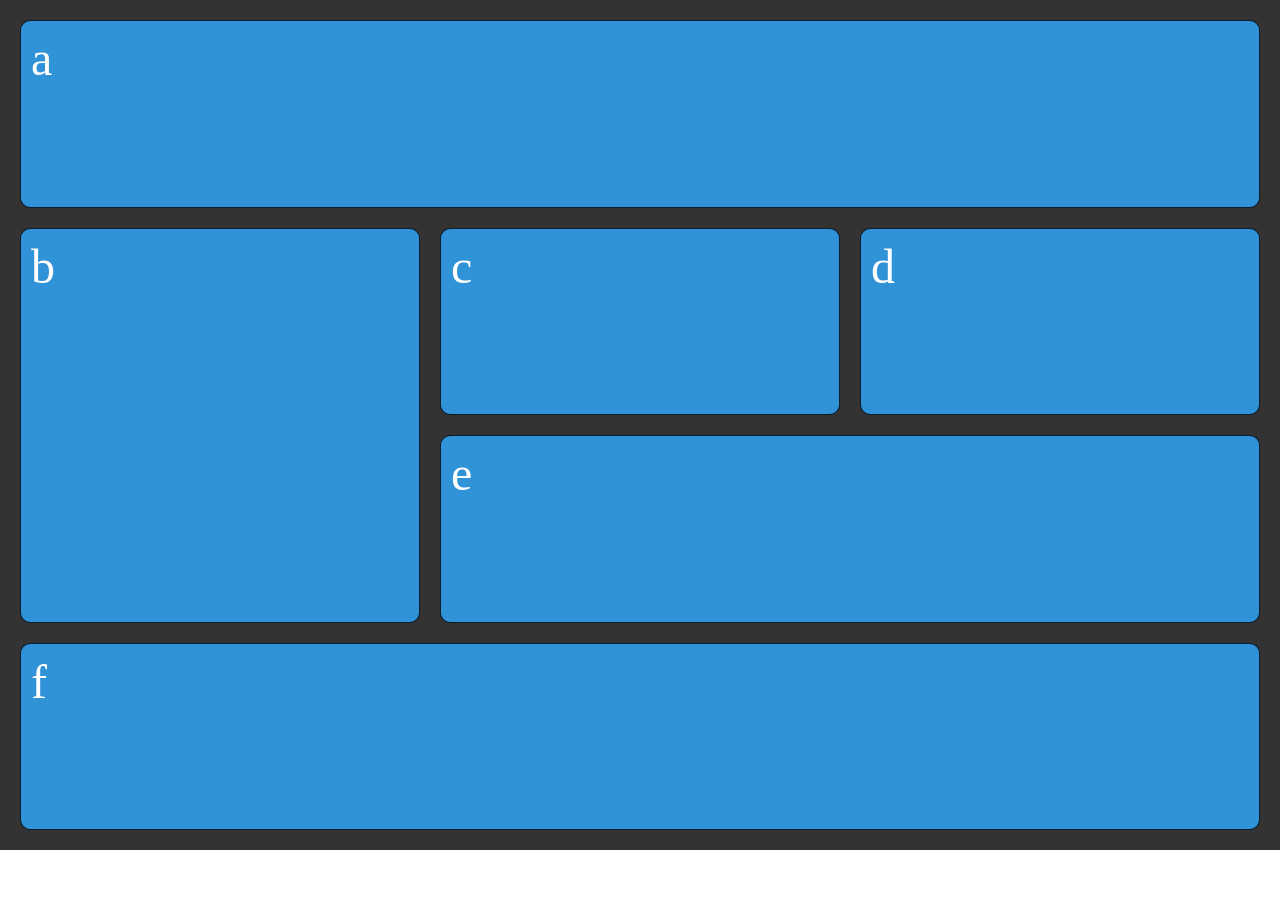
<file: Session 2 - Lab - Exercise/EX-1/index.html>
<!DOCTYPE html>
<html lang="en">
<head>
    <meta charset="UTF-8">
    <meta name="viewport" content="width=device-width, initial-scale=1.0">
    <title>EX 1</title>
    <link rel="stylesheet" href="style.css">
</head>
<body>
    
    <div class="wrapper">
        <div class="item a">a</div>
        <div class="item b">b</div>
        <div class="item c">c</div>
        <div class="item d">d</div>
        <div class="item e">e</div>
        <div class="item f">f</div>
    </div>
    
</body>
</html>
</file>
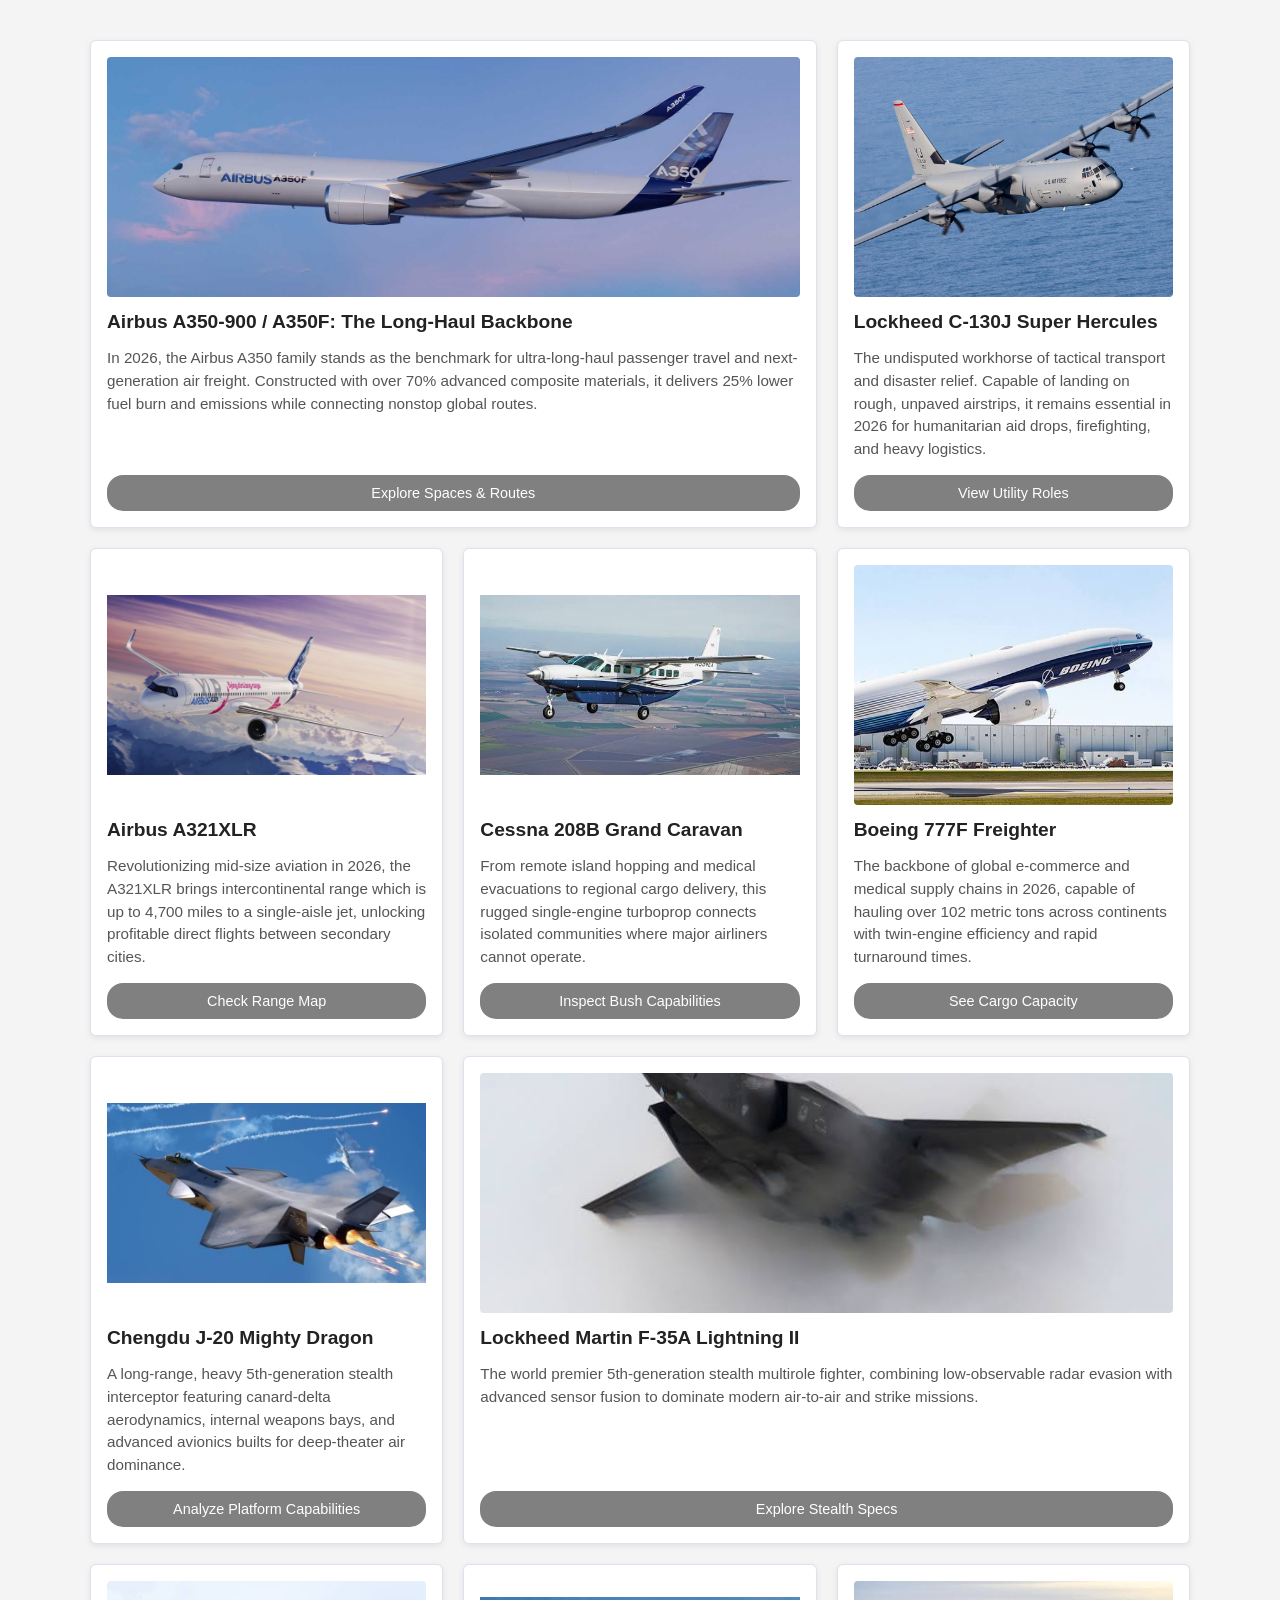
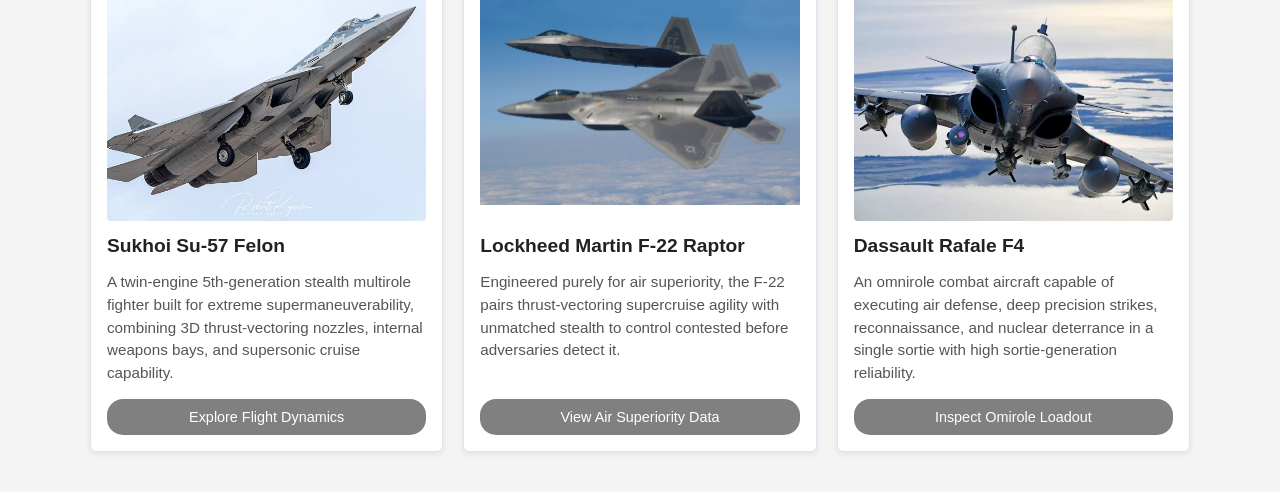
<file: Session 2 - Lab - Exercise/EX-2/index.html>
<!DOCTYPE html>
<html lang="en">
<head>
    <meta charset="UTF-8">
    <meta name="viewport" content="width=device-width, initial-scale=1.0">
    <title>EX 2</title>
    <link rel="stylesheet" href="style.css">
</head>
<body>
    <main class="card-container">

        <div class="card span2">
            <img src="assets/Airbus A350-900  A350F.jpg" alt="Airbus A350-900 / A350F" class="card-image">
            <h2 class="card-title">Airbus A350-900 / A350F: The Long-Haul Backbone</h2>
            <p class="card-description">In 2026, the Airbus A350 family stands as the benchmark for ultra-long-haul passenger travel and next-generation air freight. Constructed with over 70% advanced composite materials, it delivers 25% lower fuel burn and emissions while connecting nonstop global routes.</p>
            <button class="card-button">Explore Spaces & Routes</button>
        </div>

        <div class="card">
            <img src="assets/Lockheed C-130J Super Hercules.jpg" alt="Lockheed C-130J" class="card-image">
            <h2 class="card-title">Lockheed C-130J Super Hercules</h2>
            <p class="card-description">The undisputed workhorse of tactical transport and disaster relief. Capable of landing on rough, unpaved airstrips, it remains essential in 2026 for humanitarian aid drops, firefighting, and heavy logistics.</p>
            <button class="card-button">View Utility Roles</button>
        </div>

        <div class="card">
            <img src="assets/Airbus A321XLR.jpg" alt="Airbus A321XLR" class="card-image" style="object-fit: scale-down;">
            <h2 class="card-title">Airbus A321XLR</h2>
            <p class="card-description">Revolutionizing mid-size aviation in 2026, the A321XLR brings intercontinental range which is up to 4,700 miles to a single-aisle jet, unlocking profitable direct flights between secondary cities.</p>
            <button class="card-button">Check Range Map</button>
        </div>

        <div class="card">
            <img src="assets/Cessna 208B Grand Caravan.jpg" alt="Cessma 208B Grand Caravan" class="card-image" style="object-fit: scale-down;">
            <h2 class="card-title">Cessna 208B Grand Caravan</h2>
            <p class="card-description">From remote island hopping and medical evacuations to regional cargo delivery, this rugged single-engine turboprop connects isolated communities where major airliners cannot operate.</p>
            <button class="card-button">Inspect Bush Capabilities</button>
        </div>

        <div class="card">
            <img src="assets/Boeing 777F Freighter.jpg" alt="Boeing 777F Freighter" class="card-image">
            <h2 class="card-title">Boeing 777F Freighter</h2>
            <p class="card-description">The backbone of global e-commerce and medical supply chains in 2026, capable of hauling over 102 metric tons across continents with twin-engine efficiency and rapid turnaround times.</p>
            <button class="card-button">See Cargo Capacity</button>
        </div>

        <div class="card">
            <img src="assets/Chengdu J-20 Mighty Dragon.jpg" alt="Chengdu J-20 Mighty Dragon" class="card-image" style="object-fit: scale-down;">
            <h2 class="card-title">Chengdu J-20 Mighty Dragon</h2>
            <p class="card-description">A long-range, heavy 5th-generation stealth interceptor featuring canard-delta aerodynamics, internal weapons bays, and advanced avionics builts for deep-theater air dominance.</p>
            <button class="card-button">Analyze Platform Capabilities</button> 
        </div>

        <div class="card span2">
            <!-- <img src="assets/Lockheed Martin F-35A Lightning II.jpg" alt="Lockheed Martin F-35A Lightning II" class="card-image" style="object-fit: fill;"> -->
             <video class="card-video" autoplay muted loop playsinline poster="assets/Lockheed Martin F-35A Lightning II.jpg">
                <source src="assets/f35-jet.mp4" type="video/mp4">
             </video>
            <h2 class="card-title">Lockheed Martin F-35A Lightning II</h2>
            <p class="card-description">The world premier 5th-generation stealth multirole fighter, combining low-observable radar evasion with advanced sensor fusion to dominate modern air-to-air and strike missions.</p>
            <button class="card-button">Explore Stealth Specs</button> 
        </div>

        <div class="card">
            <img src="assets/Sukhoi Su-57 Felon.jpg" alt="Sukhoi Su-57 Felon" class="card-image">
            <h2 class="card-title">Sukhoi Su-57 Felon</h2>
            <p class="card-description">A twin-engine 5th-generation stealth multirole fighter built for extreme supermaneuverability, combining 3D thrust-vectoring nozzles, internal weapons bays, and supersonic cruise capability.</p>
            <button class="card-button">Explore Flight Dynamics</button>
        </div>

        <div class="card">
            <img src="assets/Lockheed Martin F-22 Raptor.jpg" alt="Lockheed Martin F-22 Raptor" class="card-image" style="object-fit: scale-down;">
            <h2 class="card-title">Lockheed Martin F-22 Raptor</h2>
            <p class="card-description">Engineered purely for air superiority, the F-22 pairs thrust-vectoring supercruise agility with unmatched stealth to control contested before adversaries detect it.</p>
            <button class="card-button">View Air Superiority Data</button> 
        </div>

        <div class="card">
            <img src="assets/Dassault Rafale F4.jpg" alt="Dassault Rafale F4" class="card-image">
            <h2 class="card-title">Dassault Rafale F4</h2>
            <p class="card-description">An omnirole combat aircraft capable of executing air defense, deep precision strikes, reconnaissance, and nuclear deterrance in a single sortie with high sortie-generation reliability.</p>
            <button class="card-button">Inspect Omirole Loadout</button> 
        </div>

    </main>
</body>
</html>
</file>
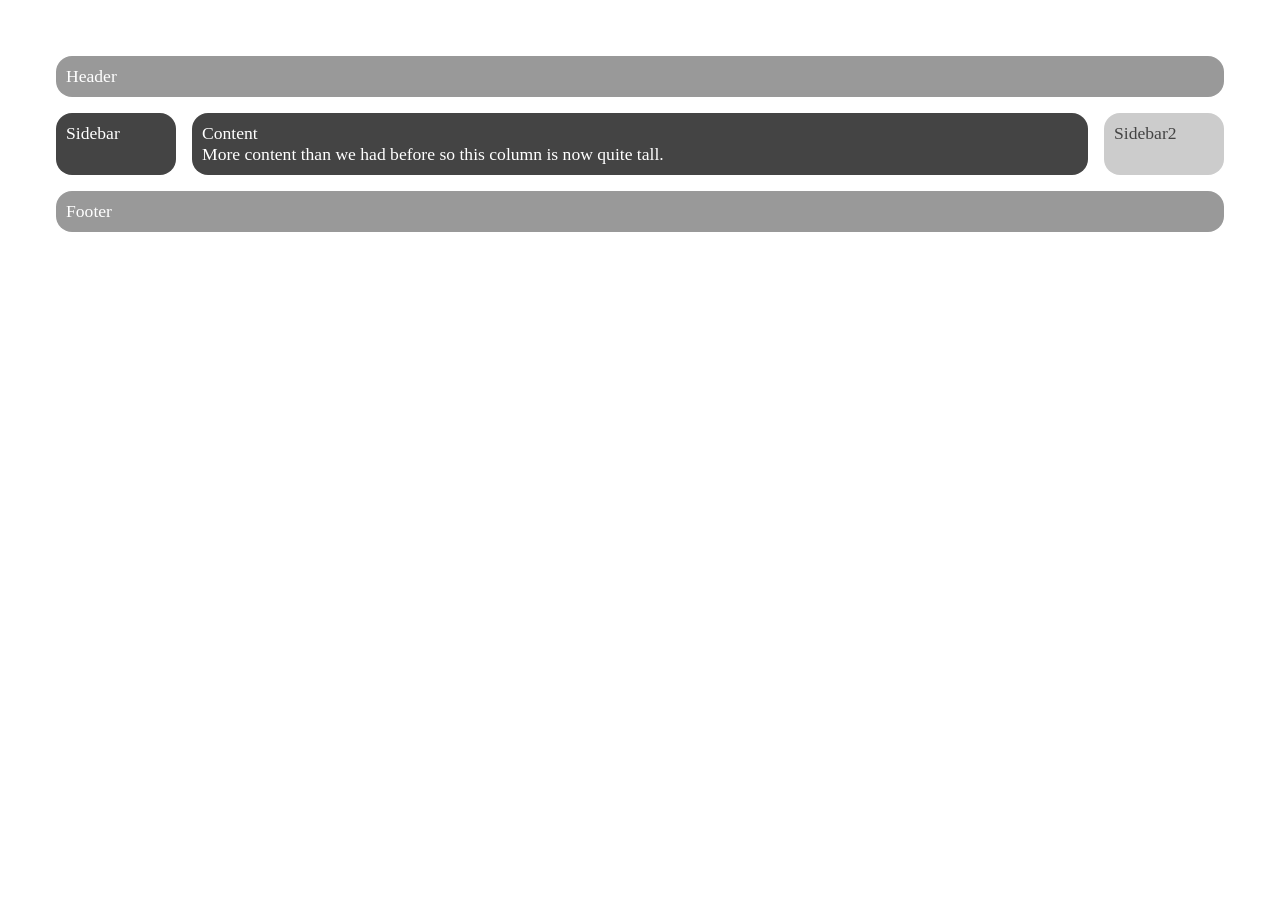
<file: Session 2 - Lab - Exercise/EX-3/index.html>
<!DOCTYPE html>
<html lang="en">
<head>
    <meta charset="UTF-8">
    <meta name="viewport" content="width=device-width, initial-scale=1.0">
    <title>EX 3</title>
    <link rel="stylesheet" href="style.css">
</head>
<body>
    <div class="wrapper">
        <header class="box header">Header</header>
        <aside class="box sidebar">Sidebar</aside>
        <main class="box content">Content<br>More content than we had before so this column is now quite tall.</main>
        <aside class="box sidebar2">Sidebar2</aside>
        <footer class="box footer">Footer</footer>
    </div>
</body>
</html>
</file>
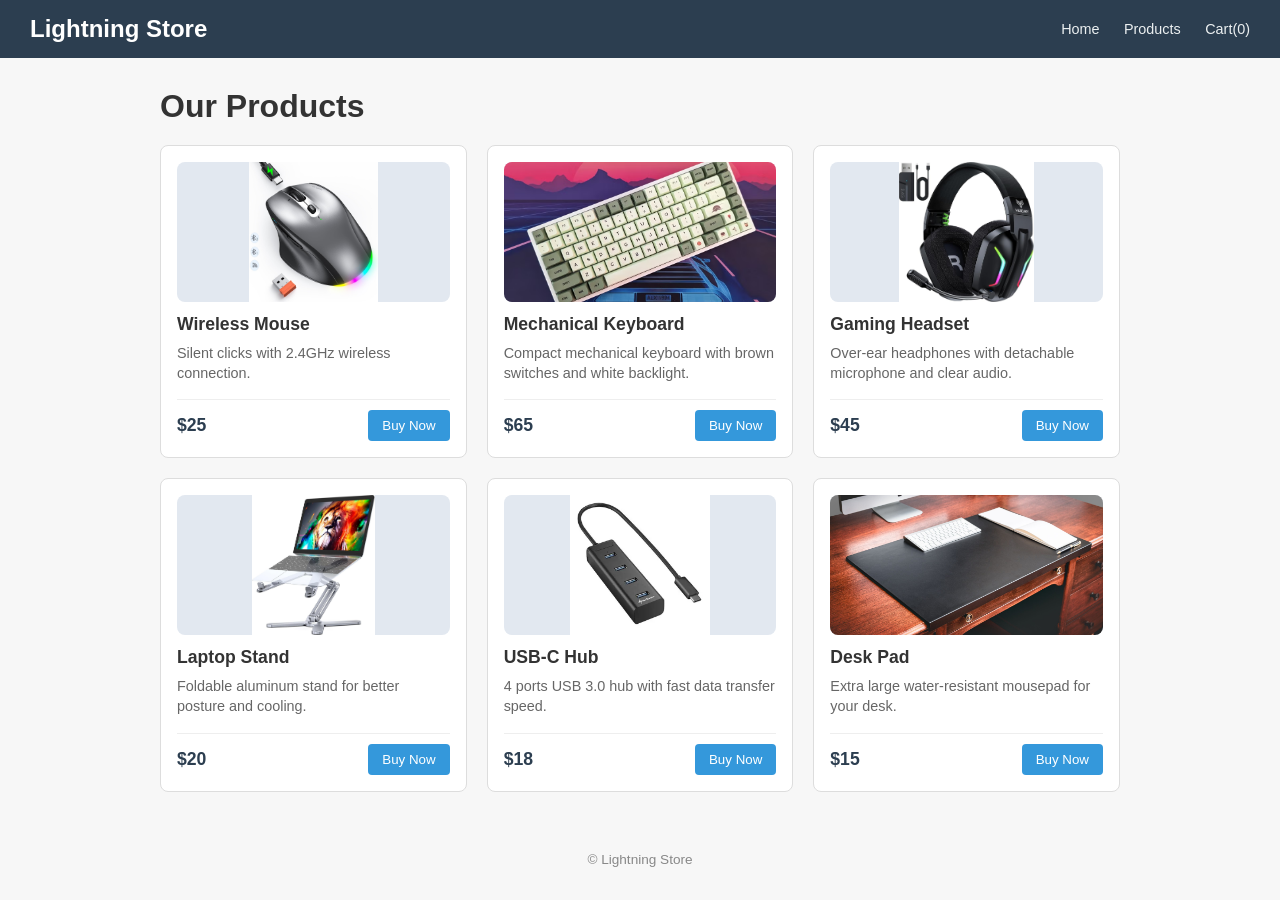
<file: Session 2 - Lab - Exercise/EX-4/index.html>
<!DOCTYPE html>
<html lang="en">
<head>
  <meta charset="UTF-8">
  <meta name="viewport" content="width=device-width, initial-scale=1.0">
  <title>EX 4</title>
  <link rel="stylesheet" href="style.css">
</head>
<body>

  <header class="navigate-bar">
    <h2>Lightning Store</h2>
    <nav>
      <a href="#">Home</a>
      <a href="#">Products</a>
      <a href="#">Cart(0)</a>
    </nav>
  </header>

  <main class="container">
    <h1>Our Products</h1>

    <div class="product-list">

      <div class="product-card">
        <img class="image-card" src="assets/Mouse_.jpg" alt="Wireless Mouse" style="object-fit: scale-down;">
        <h3>Wireless Mouse</h3>
        <p>Silent clicks with 2.4GHz wireless connection.</p>
        <div class="card-bottom">
          <span class="price">$25</span>
          <button>Buy Now</button>
        </div>
      </div>

      <div class="product-card">
        <img class="image-card" src="assets/Mechanical Keyboard.jpg" alt="Mechanical Keyboard">
        <h3>Mechanical Keyboard</h3>
        <p>Compact mechanical keyboard with brown switches and white backlight.</p>
        <div class="card-bottom">
          <span class="price">$65</span>
          <button>Buy Now</button>
        </div>
      </div>

      <div class="product-card">
        <img class="image-card" src="assets/Headphones_.jpg" alt="Gaming Headset" style="object-fit: scale-down;">
        <h3>Gaming Headset</h3>
        <p>Over-ear headphones with detachable microphone and clear audio.</p>
        <div class="card-bottom">
          <span class="price">$45</span>
          <button>Buy Now</button>
        </div>
      </div>

      <div class="product-card">
        <img class="image-card" src="assets/Laptop Stand_.jpg" alt="Laptop Stand" style="object-fit: scale-down;">
        <h3>Laptop Stand</h3>
        <p>Foldable aluminum stand for better posture and cooling.</p>
        <div class="card-bottom">
          <span class="price">$20</span>
          <button>Buy Now</button>
        </div>
      </div>

      <div class="product-card">
        <img class="image-card" src="assets/USB HUB.jpg" alt="USB-C HUB" style="object-fit: scale-down;">
        <h3>USB-C Hub</h3>
        <p>4 ports USB 3.0 hub with fast data transfer speed.</p>
        <div class="card-bottom">
          <span class="price">$18</span>
          <button>Buy Now</button>
        </div>
      </div>

      <div class="product-card">
        <img class="image-card" src="assets/Desk Pad.jpg" alt="Desk Pad">
        <h3>Desk Pad</h3>
        <p>Extra large water-resistant mousepad for your desk.</p>
        <div class="card-bottom">
          <span class="price">$15</span>
          <button>Buy Now</button>
        </div>
      </div>

    </div>
  </main>

  <footer>
    <p>&copy; Lightning Store</p>
  </footer>

</body>
</html>
</file>
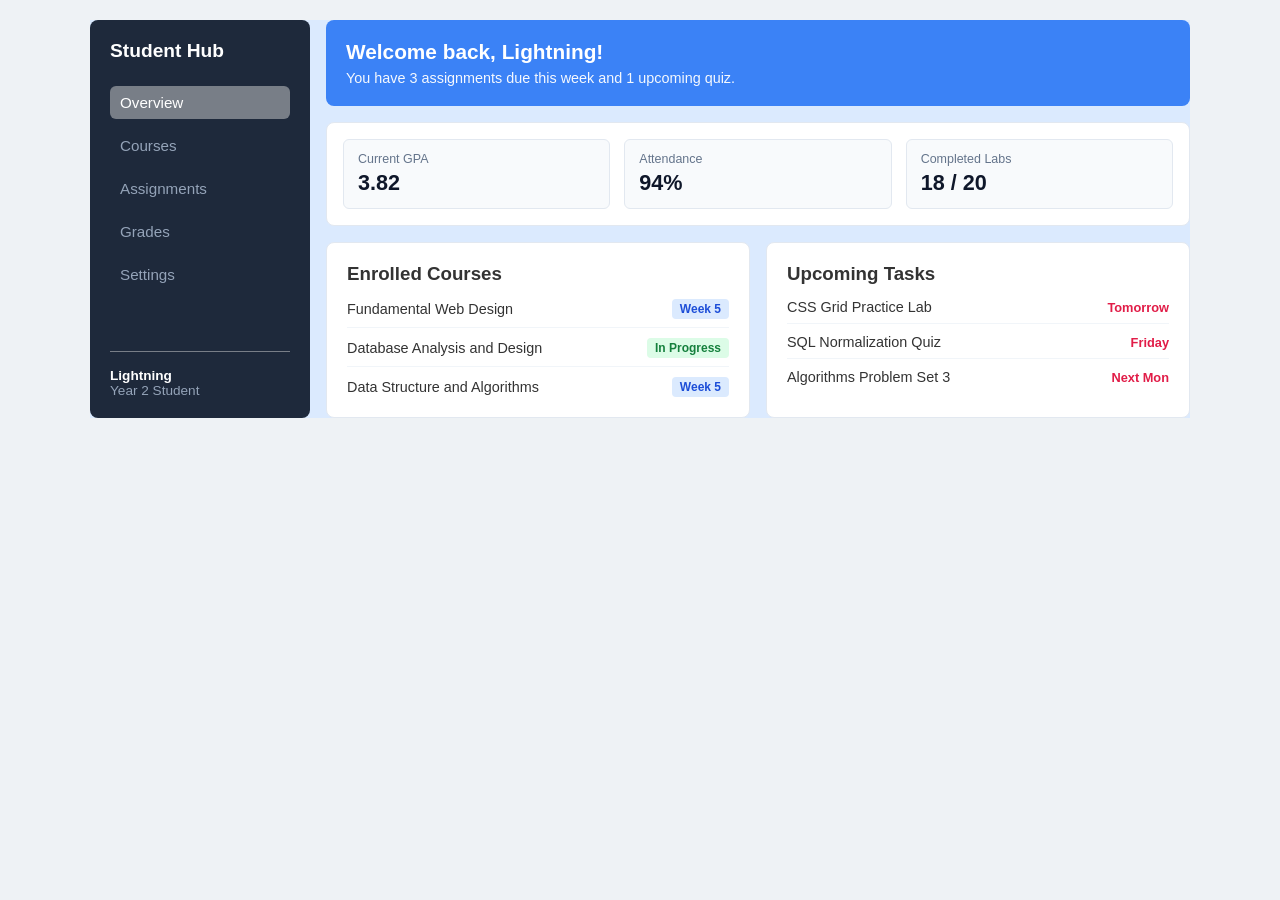
<file: Session 2 - Lab - Exercise/EX-5/index.html>
<!DOCTYPE html>
<html lang="en">
<head>
  <meta charset="UTF-8">
  <meta name="viewport" content="width=device-width, initial-scale=1.0">
  <title>EX 5</title>
  <link rel="stylesheet" href="style.css">
</head>
<body>

  <div class="dashboard-layout">

    <aside class="dash-area sidebar">
      <div class="sidebar-top">
        <h2>Student Hub</h2>
        <button class="menu-toggle" id="menuToggle" type="button" aria-label="Toggle navigation">
          &#9776;
        </button>
      </div>

      <div class="sidebar-content" id="sidebarContent">
        <nav class="nav-links">
          <a href="#" class="active">Overview</a>
          <a href="#">Courses</a>
          <a href="#">Assignments</a>
          <a href="#">Grades</a>
          <a href="#">Settings</a>
        </nav>
        <div class="user-profile">
          <strong>Lightning</strong>
          <span>Year 2 Student</span>
        </div>
      </div>
    </aside>

    <header class="dash-area banner">
      <h1>Welcome back, Lightning!</h1>
      <p>You have 3 assignments due this week and 1 upcoming quiz.</p>
    </header>

    <section class="dash-area stats">
      <div class="stat-card">
        <span class="label">Current GPA</span>
        <h3>3.82</h3>
      </div>
      <div class="stat-card">
        <span class="label">Attendance</span>
        <h3>94%</h3>
      </div>
      <div class="stat-card">
        <span class="label">Completed Labs</span>
        <h3>18 / 20</h3>
      </div>
    </section>

    <article class="dash-area courses">
      <h3>Enrolled Courses</h3>
      <ul class="item-list">
        <li>
          <span>Fundamental Web Design</span>
          <span class="badge blue">Week 5</span>
        </li>
        <li>
          <span>Database Analysis and Design</span>
          <span class="badge green">In Progress</span>
        </li>
        <li>
          <span>Data Structure and Algorithms</span>
          <span class="badge blue">Week 5</span>
        </li>
      </ul>
    </article>

    <article class="dash-area tasks">
      <h3>Upcoming Tasks</h3>
      <ul class="item-list">
        <li>
          <span>CSS Grid Practice Lab</span>
          <span class="due">Tomorrow</span>
        </li>
        <li>
          <span>SQL Normalization Quiz</span>
          <span class="due">Friday</span>
        </li>
        <li>
          <span>Algorithms Problem Set 3</span>
          <span class="due">Next Mon</span>
        </li>
      </ul>
    </article>

  </div>

  <script>
    const menuToggle = document.getElementById('menuToggle');
    const sidebarContent = document.getElementById('sidebarContent');

    if (menuToggle && sidebarContent) {
      menuToggle.addEventListener('click', () => {
        sidebarContent.classList.toggle('open');
      });
    }
  </script>
</body>
</html>
</file>
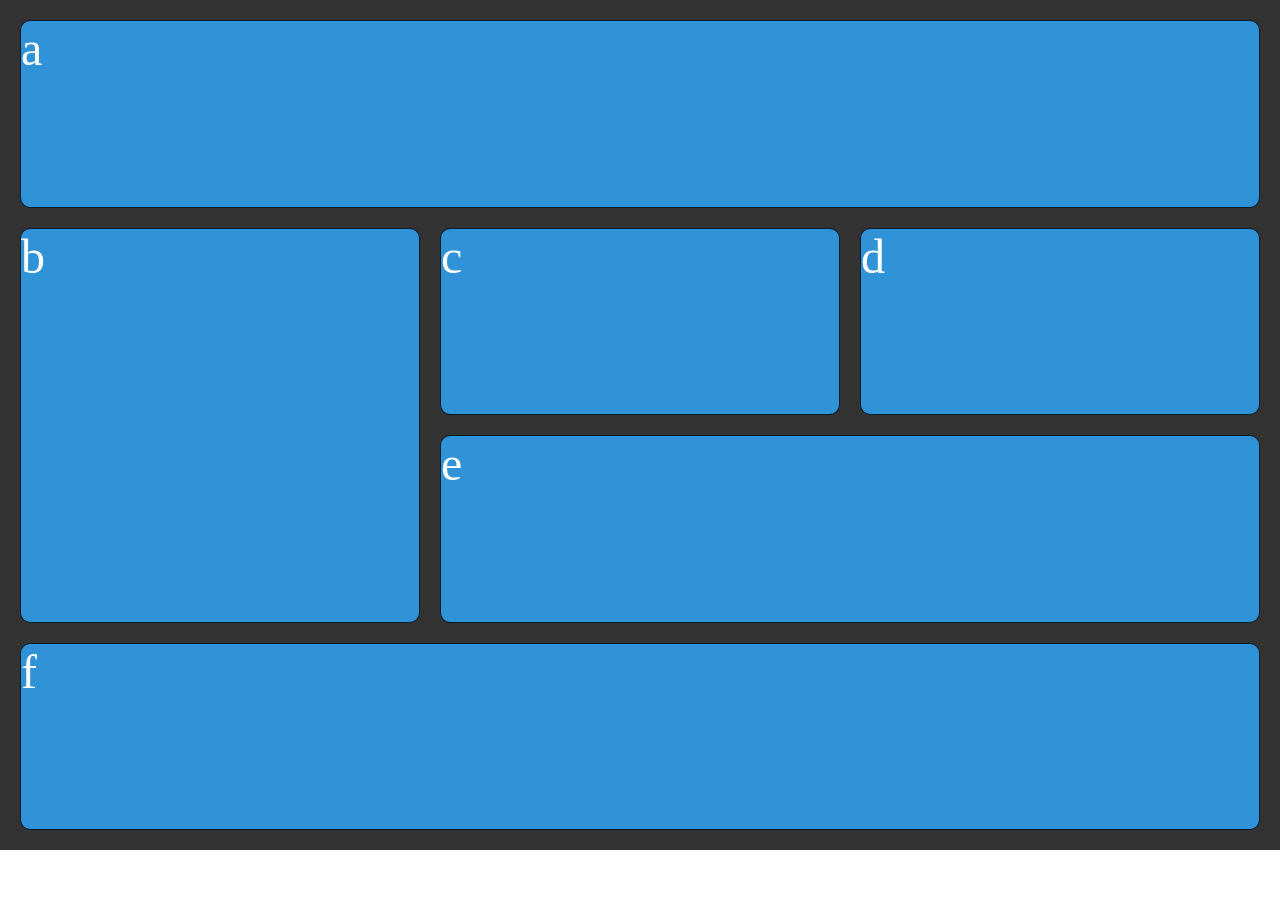
<file: START-CODE-week5-grid/START-CODE/EX-1/index.html>
<!DOCTYPE html>
<html lang="en">
<head>
    <meta charset="UTF-8">
    <meta name="viewport" content="width=device-width, initial-scale=1.0">
    <title>Grid</title>
    <link rel="stylesheet" href="style.css">
</head>
<body>
    <div class="wrapper">
        <div class="item a">a</div>
        <div class="item b">b</div>
        <div class="item c">c</div>  
        <div class="item d">d</div>
        <div class="item e">e</div>
        <div class="item f">f</div>  
      </div>
</body>
</html>
</file>
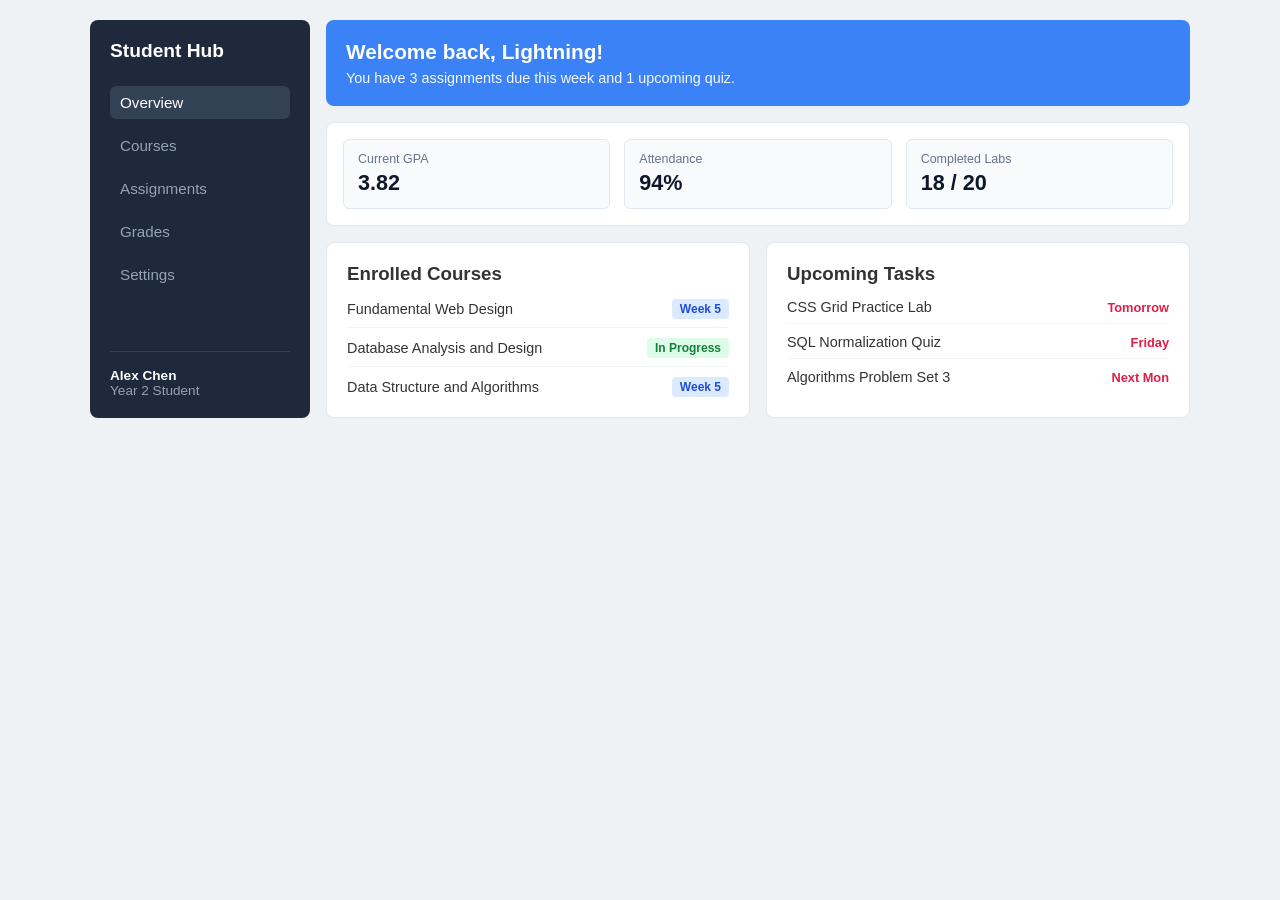
<file: START-CODE-week5-grid/START-CODE/EX-4/index.html>
<!DOCTYPE html>
<html lang="en">
<head>
  <meta charset="UTF-8">
  <meta name="viewport" content="width=device-width, initial-scale=1.0">
  <title>EX 5</title>
  <link rel="stylesheet" href="style.css">
</head>
<body>

  <div class="dashboard-layout">

    <aside class="dash-area sidebar">
      <div class="sidebar-top">
        <h2>Student Hub</h2>
        <button class="menu-toggle" id="menuToggle" type="button" aria-label="Toggle navigation">
          &#9776;
        </button>
      </div>

      <div class="sidebar-content" id="sidebarContent">
        <nav class="nav-links">
          <a href="#" class="active">Overview</a>
          <a href="#">Courses</a>
          <a href="#">Assignments</a>
          <a href="#">Grades</a>
          <a href="#">Settings</a>
        </nav>
        <div class="user-profile">
          <strong>Alex Chen</strong>
          <span>Year 2 Student</span>
        </div>
      </div>
    </aside>

    <header class="dash-area banner">
      <h1>Welcome back, Lightning!</h1>
      <p>You have 3 assignments due this week and 1 upcoming quiz.</p>
    </header>

    <section class="dash-area stats">
      <div class="stat-card">
        <span class="label">Current GPA</span>
        <h3>3.82</h3>
      </div>
      <div class="stat-card">
        <span class="label">Attendance</span>
        <h3>94%</h3>
      </div>
      <div class="stat-card">
        <span class="label">Completed Labs</span>
        <h3>18 / 20</h3>
      </div>
    </section>

    <article class="dash-area courses">
      <h3>Enrolled Courses</h3>
      <ul class="item-list">
        <li>
          <span>Fundamental Web Design</span>
          <span class="badge blue">Week 5</span>
        </li>
        <li>
          <span>Database Analysis and Design</span>
          <span class="badge green">In Progress</span>
        </li>
        <li>
          <span>Data Structure and Algorithms</span>
          <span class="badge blue">Week 5</span>
        </li>
      </ul>
    </article>

    <article class="dash-area tasks">
      <h3>Upcoming Tasks</h3>
      <ul class="item-list">
        <li>
          <span>CSS Grid Practice Lab</span>
          <span class="due">Tomorrow</span>
        </li>
        <li>
          <span>SQL Normalization Quiz</span>
          <span class="due">Friday</span>
        </li>
        <li>
          <span>Algorithms Problem Set 3</span>
          <span class="due">Next Mon</span>
        </li>
      </ul>
    </article>

  </div>

  <script>
    const menuToggle = document.getElementById('menuToggle');
    const sidebarContent = document.getElementById('sidebarContent');

    if (menuToggle && sidebarContent) {
      menuToggle.addEventListener('click', () => {
        sidebarContent.classList.toggle('open');
      });
    }
  </script>
</body>
</html>
</file>
<file: Session 2 - Lab - Exercise/EX-1/style.css>
body {
    margin: 0;
}

.wrapper {
    background-color: #333;
    color: #444;
    padding: 20px;
    height: 90vh;
    display: grid;
    grid-template-columns: repeat(3, 1fr);
    grid-template-rows: repeat(4, 1fr);
    gap: 20px;
}

.item {
    background-color: #3092d7;
    color: #fff;
    border-radius: 10px;
    border: 1px solid rgb(0, 0, 0, 0.8);
    font-size: 3rem;
    padding: 10px;
}

.a {
    grid-column: 1 / 4;
    grid-row: 1 / 2;
}

.b {
    grid-column: 1 / 2;
    grid-row: 2 / 4;
}

.c {
    grid-column: 2 / 3;
    grid-row: 2 / 3;
}

.d {
    grid-column: 3 / 4;
    grid-row: 2 / 3;
}

.e {
    grid-column: 2 / 4;
    grid-row: 3 / 4;
}

.f {
    grid-column: 1 / 4;
    grid-row: 4 / 5;
}
</file>
<file: Session 2 - Lab - Exercise/EX-2/style.css>
* {
    box-sizing: border-box;
}

body {
    background-color: #f4f4f4;
    margin: 0;
    padding: 40px 20px;
    font-family: Arial, Helvetica, sans-serif;
}

.card-container {
    display: grid;
    margin: 0 auto;
    max-width: 1100px;
    grid-template-columns: repeat(3, 1fr);
    gap: 20px;
}

.card {
    display: grid;
    background-color: #ffffff;
    border: 1px solid #e0e0ee;
    border-radius: 6px;
    padding: 16px;
    grid-template-rows: 240px auto 1fr auto;
    gap: 14px;
    box-shadow: 0 2px 6px rgb(0, 0, 0, 0.08);
}

.card-image, .card-video {
    display: block;
    width: 100%;
    height: 100%;
    border-radius: 4px;
    object-fit: cover;
}

.card-title {
    font-size: 1.2rem;
    font-weight: bold;
    color: #222222;
    margin: 0;
}

.card-description {
    font-size: 0.95rem;
    color: #555555;
    margin: 0;
    line-height: 1.5;
}

.card-button {
    width: 100%;
    background-color: #808080;
    cursor: pointer;
    color: #ffffff;
    padding: 10px 16px;
    border: none;
    border-radius: 16px;
    font-size: 0.9rem;
}

.card-button:hover {
    background-color: #666666;
    transition: background-color 0.2s ease;
}

.span2 {
    grid-column: span 2;
}
</file>
<file: Session 2 - Lab - Exercise/EX-3/style.css>
* {
    box-sizing: border-box;
}

body {
    margin: 40px;
    padding: 1rem;
    font-family: consolas;
    background-color: #ffffff;
    color: #444444;
}

.header {
    grid-area: header;
}

.sidebar {
    grid-area: sidebar;
}

.content {
    grid-area: content;
}

.sidebar2 {
    grid-area: sidebar2;
}

.footer {
    grid-area: footer;
}

.box {
    font-size: 110%;
    background-color: #444444;
    color: #ffffff;
    border-radius: 16px;
    padding: 10px;
}

.header, .footer {
    background-color: #999999;
}

.sidebar2 {
    background-color: #cccccc;
    color: #444444;
}

/* mobile */
.wrapper {
    display: grid;
    width: 100%;
    gap: 1em;
    grid-template-columns: 1fr;
    grid-template-areas:
        "header"
        "sidebar"
        "content"
        "sidebar2"
        "footer";
}

/* tablet */
@media only screen and (min-width: 500px) {
    .wrapper {
        width: 100%;
        grid-template-columns: 180px 1fr;
        grid-template-areas: 
        "header     header"
        "sidebar    content"
        "sidebar2   sidebar2"
        "footer     footer";
    }
}

/* desktop */
@media only screen and (min-width: 600px) {
    .wrapper {
        width: 100%;
        margin: 0;
        grid-template-columns: 120px 1fr 120px;
        grid-template-areas: 
        "header     header      header"
        "sidebar    content     sidebar2"
        "footer     footer      footer";
    }
}
</file>
<file: Session 2 - Lab - Exercise/EX-4/style.css>
* {
  box-sizing: border-box;
  margin: 0;
  padding: 0;
}

body {
  font-family: Arial, sans-serif;
  background-color: #f7f7f7;
  color: #333;
}

.navigate-bar {
  display: flex;
  justify-content: space-between;
  align-items: center;
  background-color: #2c3e50;
  color: white;
  padding: 15px 30px;
}

.navigate-bar nav a {
  color: #ecf0f1;
  text-decoration: none;
  margin-left: 20px;
  font-size: 0.90rem;
}

.navigate-bar nav a:hover {
  text-decoration: underline;
}

.container {
  max-width: 1000px;
  margin: 30px auto;
  padding: 0 20px;
}

.container h1 {
  margin-bottom: 20px;
}

.product-list {
  display: grid;
  grid-template-columns: repeat(auto-fill, minmax(250px, 1fr));
  gap: 20px;
}

.product-card {
  background: white;
  border: 1px solid #ddd;
  border-radius: 8px;
  padding: 16px;
  display: flex;
  flex-direction: column;
}

.image-card {
  height: 140px;
  background-color: #e2e8f0;
  display: flex;
  justify-content: center;
  align-items: center;
  font-weight: bold;
  border-radius: 8px;
  margin-bottom: 12px;
  object-fit: cover;
}

.product-card h3 {
  font-size: 1.1rem;
  margin-bottom: 8px;
}

.product-card p {
  font-size: 0.9rem;
  color: #666;
  line-height: 1.4;
  margin-bottom: 16px;
}

.card-bottom {
  margin-top: auto;
  display: flex;
  justify-content: space-between;
  align-items: center;
  padding-top: 10px;
  border-top: 1px solid #eee;
}

.card-bottom button {
    text-decoration: none;
}

.card-bottom button:hover {
    text-decoration: underline;
}

.price {
  font-weight: bold;
  font-size: 1.1rem;
  color: #2c3e50;
}

.card-bottom button {
  background-color: #3498db;
  color: white;
  border: none;
  padding: 8px 14px;
  border-radius: 4px;
  cursor: pointer;
}

.card-bottom button:hover {
  background-color: #2980b9;
}

footer {
  text-align: center;
  padding: 20px;
  color: #888;
  font-size: 0.85rem;
  margin-top: 40px;
}
</file>
<file: Session 2 - Lab - Exercise/EX-5/style.css>
* {
  box-sizing: border-box;
  margin: 0;
  padding: 0;
}

body {
  font-family: Arial, -apple-system, BlinkMacSystemFont, "Segoe UI", Roboto, sans-serif;
  background-color: #eef2f5;
  color: #333333;
  padding: 20px;
}

.sidebar {
  grid-area: sidebar;
}

.banner {
  grid-area: banner;
}

.stats {
  grid-area: stats;
}

.courses {
  grid-area: courses;
}

.tasks {
  grid-area: tasks;
}
.dash-area {
  background: #ffffff;
  border-radius: 8px;
  border: 1px solid #e2e8f0;
  padding: 20px;
}

.dashboard-layout {
  display: grid;
  gap: 16px;
  width: 100%;
  max-width: 1100px;
  margin: 0 auto;
  background-color: #dbeafe;
  grid-template-columns: 1fr;
  grid-template-areas:
    "sidebar"
    "banner"
    "stats"
    "courses"
    "tasks";
}

@media (min-width: 600px) {
  .dashboard-layout {
    grid-template-columns: 220px 1fr;
    grid-template-areas:
      "sidebar banner"
      "sidebar stats"
      "courses courses"
      "tasks   tasks";
  }
}

@media (min-width: 900px) {
  .dashboard-layout {
    grid-template-columns: 220px 1fr 1fr;
    grid-template-areas:
      "sidebar banner  banner"
      "sidebar stats   stats"
      "sidebar courses tasks";
  }
}

.sidebar {
  background-color: #1e293b;
  color: #ffffff;
  border: none;
  display: flex;
  flex-direction: column;
}

.sidebar-top {
  display: flex;
  justify-content: space-between;
  align-items: center;
}

.sidebar h2 {
  font-size: 1.2rem;
  margin: 0;
}

.menu-toggle {
  display: block;
  background: none;
  border: 1px solid #787e87;
  color: #ffffff;
  font-size: 1.25rem;
  padding: 4px 10px;
  border-radius: 6px;
  cursor: pointer;
  line-height: 1;
}

.menu-toggle:hover {
  background-color: #787e87;
}

.sidebar-content {
  display: none;
  flex-direction: column;
  gap: 16px;
  margin-top: 16px;
}

/* Toggled open class */
.sidebar-content.open {
  display: flex;
}

.nav-links {
  display: flex;
  flex-direction: column;
  gap: 10px;
}

.nav-links a {
  color: #94a3b8;
  text-decoration: none;
  font-size: 0.95rem;
  padding: 8px 10px;
  border-radius: 6px;
  transition: background-color 0.2s, color 0.2s;
}

.nav-links a:hover,
.nav-links a.active {
  color: #ffffff;
  background-color: #787e87;
}

.user-profile {
  padding-top: 16px;
  border-top: 1px solid #787e87;
  display: flex;
  flex-direction: column;
  font-size: 0.85rem;
}

.user-profile span {
  color: #94a3b8;
}

@media (min-width: 900px) {
  .menu-toggle {
    display: none;
  }

  .sidebar-content {
    display: flex;
    flex: 1;
    margin-top: 24px;
  }

  .user-profile {
    margin-top: auto;
  }
}

.banner {
  background-color: #3b82f6;
  color: #ffffff;
  border: none;
}

.banner h1 {
  font-size: 1.3rem;
  margin-bottom: 6px;
}

.banner p {
  font-size: 0.9rem;
  opacity: 0.95;
}

.stats {
  display: grid;
  grid-template-columns: repeat(auto-fit, minmax(140px, 1fr));
  gap: 14px;
  padding: 16px;
}

.stat-card {
  background: #f8fafc;
  border: 1px solid #e2e8f0;
  border-radius: 6px;
  padding: 12px 14px;
}

.stat-card .label {
  font-size: 0.78rem;
  color: #64748b;
  display: block;
  margin-bottom: 4px;
}

.stat-card h3 {
  font-size: 1.35rem;
  color: #0f172a;
}

/* Course and task list items */
.item-list {
  list-style: none;
  display: flex;
  flex-direction: column;
  gap: 10px;
  margin-top: 14px;
}

.item-list li {
  display: flex;
  justify-content: space-between;
  align-items: center;
  font-size: 0.9rem;
  padding-bottom: 8px;
  border-bottom: 1px solid #f1f5f9;
}

.item-list li:last-child {
  border-bottom: none;
  padding-bottom: 0;
}

.badge {
  font-size: 0.75rem;
  padding: 3px 8px;
  border-radius: 4px;
  font-weight: bold;
}

.badge.blue {
  background-color: #dbeafe;
  color: #1d4ed8;
}

.badge.green {
  background-color: #dcfce7;
  color: #15803d;
}

.due {
  font-size: 0.8rem;
  color: #e11d48;
  font-weight: bold;
}
</file>
<file: START-CODE-week5-grid/START-CODE/EX-1/style.css>
/* Styling only */
body {
  margin: 0;
}

.wrapper {
  background-color: #333333;
  color: #444;
  padding: 20px;
  height: 90vh;
  gap: 20px;
}

.item {
  background-color: #3092d7;
  color: #fff;
  border-radius: 10px;
  border: 1px solid rgba(0, 0, 0, 0.8);
  font-size: 3em;
}

/* Layouting only  (your work)*/
.wrapper {
  display: grid;
  grid-template-columns: repeat(3, 1fr);
  grid-template-rows: repeat(4, 1fr);
}

.a {
  grid-column: 1 / 4;
  grid-row: 1 / 2;
}

.b {
  grid-column: 1 / 2;
  grid-row: 2 / 4;
}

.c {
  grid-column: 2 / 3;
  grid-row: 2 / 3;
}

.d {
  grid-column: 3 / 4;
  grid-row: 2 / 3;
}

.e {
  grid-column: 2 / 4;
  grid-row: 3 / 4;
}

.f {
  grid-column: 1 / 4;
  grid-row: 4 / 5;
}
</file>
<file: START-CODE-week5-grid/START-CODE/EX-4/style.css>
* {
  box-sizing: border-box;
  margin: 0;
  padding: 0;
}

body {
  font-family: Arial, -apple-system, BlinkMacSystemFont, "Segoe UI", Roboto, sans-serif;
  background-color: #eef2f5;
  color: #333333;
  padding: 20px;
}

.sidebar {
  grid-area: sidebar;
}

.banner {
  grid-area: banner;
}

.stats {
  grid-area: stats;
}

.courses {
  grid-area: courses;
}

.tasks {
  grid-area: tasks;
}
.dash-area {
  background: #ffffff;
  border-radius: 8px;
  border: 1px solid #e2e8f0;
  padding: 20px;
}

.dashboard-layout {
  display: grid;
  gap: 16px;
  width: 100%;
  max-width: 1100px;
  margin: 0 auto;
  grid-template-columns: 1fr;
  grid-template-areas:
    "sidebar"
    "banner"
    "stats"
    "courses"
    "tasks";
}

@media (min-width: 600px) {
  .dashboard-layout {
    grid-template-columns: 220px 1fr;
    grid-template-areas:
      "sidebar banner"
      "sidebar stats"
      "courses courses"
      "tasks   tasks";
  }
}

@media (min-width: 900px) {
  .dashboard-layout {
    grid-template-columns: 220px 1fr 1fr;
    grid-template-areas:
      "sidebar banner  banner"
      "sidebar stats   stats"
      "sidebar courses tasks";
  }
}

.sidebar {
  background-color: #1e293b;
  color: #ffffff;
  border: none;
  display: flex;
  flex-direction: column;
}

.sidebar-top {
  display: flex;
  justify-content: space-between;
  align-items: center;
}

.sidebar h2 {
  font-size: 1.2rem;
  margin: 0;
}

.menu-toggle {
  display: block;
  background: none;
  border: 1px solid #334155;
  color: #ffffff;
  font-size: 1.25rem;
  padding: 4px 10px;
  border-radius: 6px;
  cursor: pointer;
  line-height: 1;
}

.menu-toggle:hover {
  background-color: #334155;
}

.sidebar-content {
  display: none;
  flex-direction: column;
  gap: 16px;
  margin-top: 16px;
}

/* Toggled open class */
.sidebar-content.open {
  display: flex;
}

.nav-links {
  display: flex;
  flex-direction: column;
  gap: 10px;
}

.nav-links a {
  color: #94a3b8;
  text-decoration: none;
  font-size: 0.95rem;
  padding: 8px 10px;
  border-radius: 6px;
  transition: background-color 0.2s, color 0.2s;
}

.nav-links a:hover,
.nav-links a.active {
  color: #ffffff;
  background-color: #334155;
}

.user-profile {
  padding-top: 16px;
  border-top: 1px solid #334155;
  display: flex;
  flex-direction: column;
  font-size: 0.85rem;
}

.user-profile span {
  color: #94a3b8;
}

@media (min-width: 900px) {
  .menu-toggle {
    display: none;
  }

  .sidebar-content {
    display: flex;
    flex: 1;
    margin-top: 24px;
  }

  .user-profile {
    margin-top: auto;
  }
}

.banner {
  background-color: #3b82f6;
  color: #ffffff;
  border: none;
}

.banner h1 {
  font-size: 1.3rem;
  margin-bottom: 6px;
}

.banner p {
  font-size: 0.9rem;
  opacity: 0.95;
}

.stats {
  display: grid;
  grid-template-columns: repeat(auto-fit, minmax(140px, 1fr));
  gap: 14px;
  padding: 16px;
}

.stat-card {
  background: #f8fafc;
  border: 1px solid #e2e8f0;
  border-radius: 6px;
  padding: 12px 14px;
}

.stat-card .label {
  font-size: 0.78rem;
  color: #64748b;
  display: block;
  margin-bottom: 4px;
}

.stat-card h3 {
  font-size: 1.35rem;
  color: #0f172a;
}

/* Course and task list items */
.item-list {
  list-style: none;
  display: flex;
  flex-direction: column;
  gap: 10px;
  margin-top: 14px;
}

.item-list li {
  display: flex;
  justify-content: space-between;
  align-items: center;
  font-size: 0.9rem;
  padding-bottom: 8px;
  border-bottom: 1px solid #f1f5f9;
}

.item-list li:last-child {
  border-bottom: none;
  padding-bottom: 0;
}

.badge {
  font-size: 0.75rem;
  padding: 3px 8px;
  border-radius: 4px;
  font-weight: bold;
}

.badge.blue {
  background-color: #dbeafe;
  color: #1d4ed8;
}

.badge.green {
  background-color: #dcfce7;
  color: #15803d;
}

.due {
  font-size: 0.8rem;
  color: #e11d48;
  font-weight: bold;
}
</file>
